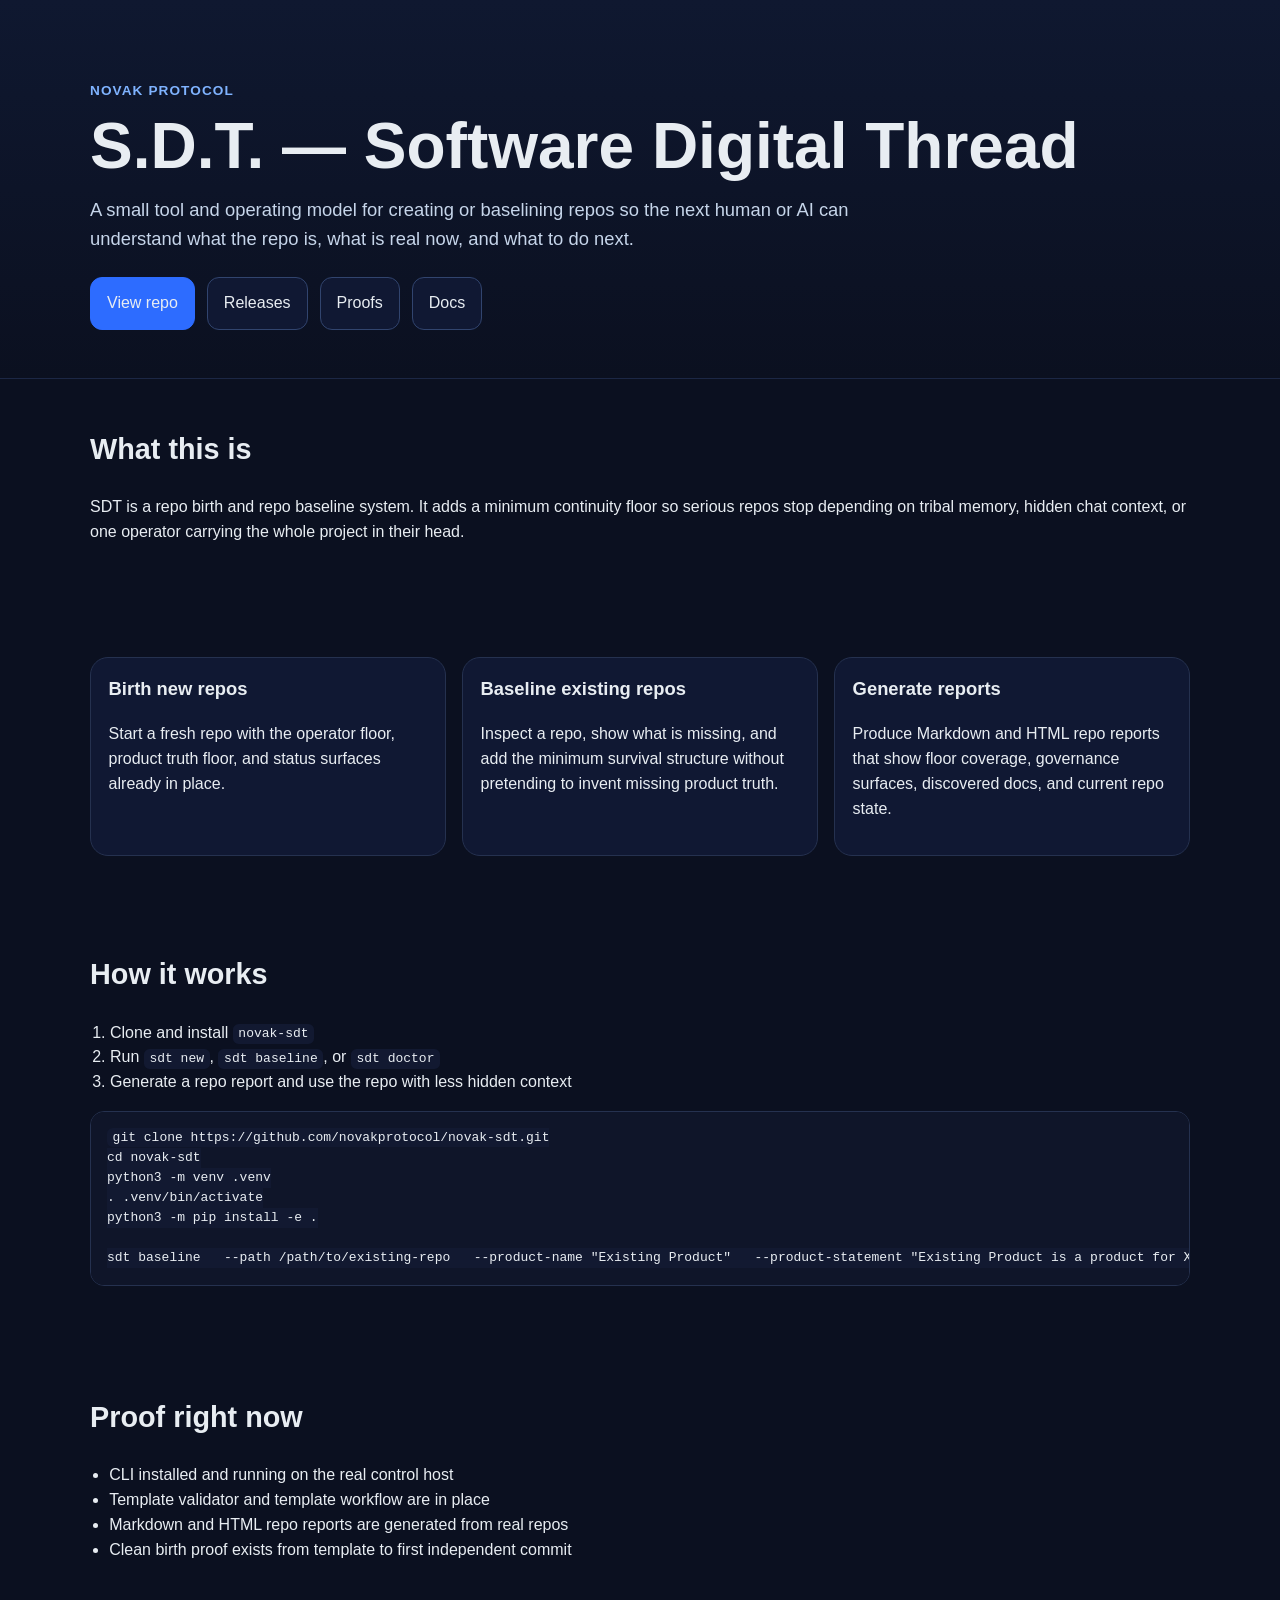
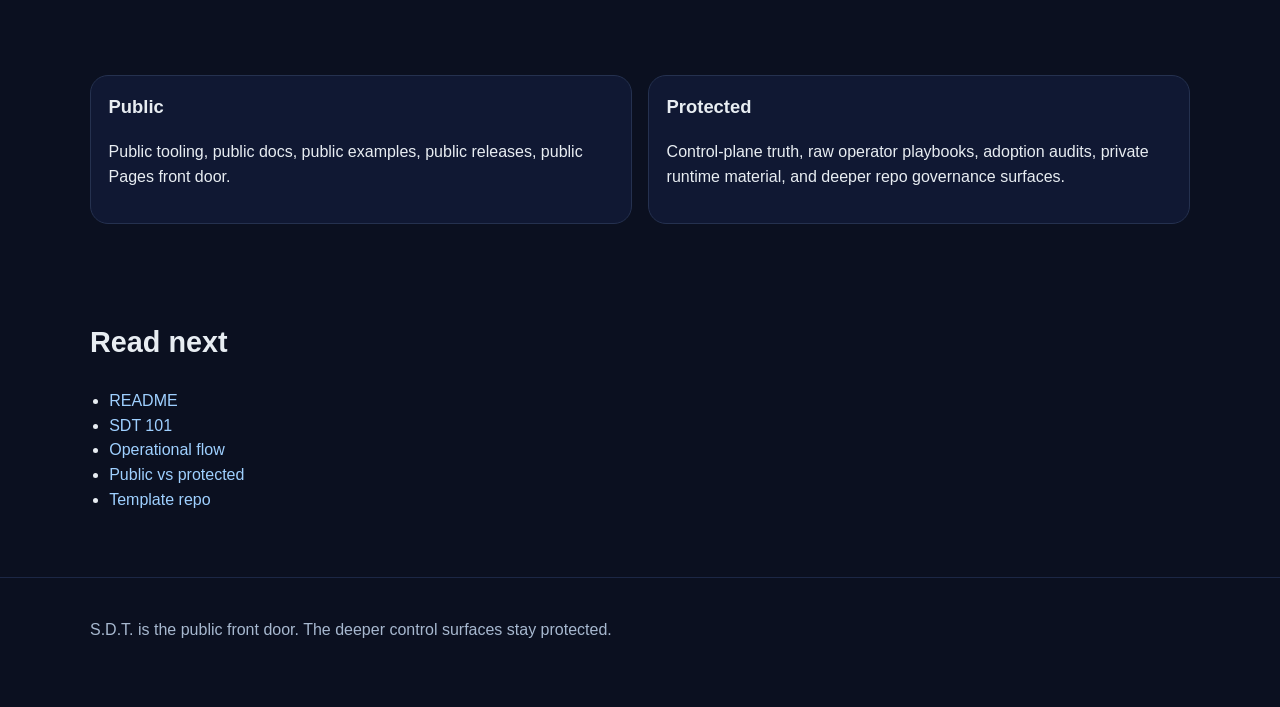
<file: site/index.html>
<!doctype html>
<html lang="en">
<head>
  <meta charset="utf-8">
  <meta name="viewport" content="width=device-width, initial-scale=1">
  <title>S.D.T. — Software Digital Thread</title>
  <meta name="description" content="Create or baseline repos so humans and AI can understand what is real, what is next, and how the repo is governed.">
  <link rel="stylesheet" href="styles.css">
</head>
<body>
  <header class="hero">
    <div class="wrap">
      <p class="eyebrow">NOVAK Protocol</p>
      <h1>S.D.T. — Software Digital Thread</h1>
      <p class="lede">
        A small tool and operating model for creating or baselining repos so the next human or AI can understand what the repo is, what is real now, and what to do next.
      </p>
      <div class="actions">
        <a class="button primary" href="https://github.com/novakprotocol/novak-sdt">View repo</a>
        <a class="button" href="https://github.com/novakprotocol/novak-sdt/releases">Releases</a>
        <a class="button" href="./proofs.html">Proofs</a>
        <a class="button" href="./docs.html">Docs</a>
      </div>
    </div>
  </header>

  <main>
    <section class="wrap section">
      <h2>What this is</h2>
      <p>
        SDT is a repo birth and repo baseline system. It adds a minimum continuity floor so serious repos stop depending on tribal memory, hidden chat context, or one operator carrying the whole project in their head.
      </p>
    </section>

    <section class="wrap section grid3">
      <article class="card">
        <h3>Birth new repos</h3>
        <p>Start a fresh repo with the operator floor, product truth floor, and status surfaces already in place.</p>
      </article>
      <article class="card">
        <h3>Baseline existing repos</h3>
        <p>Inspect a repo, show what is missing, and add the minimum survival structure without pretending to invent missing product truth.</p>
      </article>
      <article class="card">
        <h3>Generate reports</h3>
        <p>Produce Markdown and HTML repo reports that show floor coverage, governance surfaces, discovered docs, and current repo state.</p>
      </article>
    </section>

    <section class="wrap section">
      <h2>How it works</h2>
      <ol class="flow">
        <li>Clone and install <code>novak-sdt</code></li>
        <li>Run <code>sdt new</code>, <code>sdt baseline</code>, or <code>sdt doctor</code></li>
        <li>Generate a repo report and use the repo with less hidden context</li>
      </ol>
      <pre><code>git clone https://github.com/novakprotocol/novak-sdt.git
cd novak-sdt
python3 -m venv .venv
. .venv/bin/activate
python3 -m pip install -e .

sdt baseline   --path /path/to/existing-repo   --product-name "Existing Product"   --product-statement "Existing Product is a product for X."</code></pre>
    </section>

    <section class="wrap section">
      <h2>Proof right now</h2>
      <ul class="proof">
        <li>CLI installed and running on the real control host</li>
        <li>Template validator and template workflow are in place</li>
        <li>Markdown and HTML repo reports are generated from real repos</li>
        <li>Clean birth proof exists from template to first independent commit</li>
      </ul>
    </section>

    <section class="wrap section grid2">
      <article class="card">
        <h3>Public</h3>
        <p>Public tooling, public docs, public examples, public releases, public Pages front door.</p>
      </article>
      <article class="card">
        <h3>Protected</h3>
        <p>Control-plane truth, raw operator playbooks, adoption audits, private runtime material, and deeper repo governance surfaces.</p>
      </article>
    </section>

    <section class="wrap section">
      <h2>Read next</h2>
      <ul class="links">
        <li><a href="https://github.com/novakprotocol/novak-sdt/blob/main/README.md">README</a></li>
        <li><a href="https://github.com/novakprotocol/novak-sdt/blob/main/docs/SDT_101.md">SDT 101</a></li>
        <li><a href="https://github.com/novakprotocol/novak-sdt/blob/main/docs/DIAGRAM_01_OPERATIONAL_FLOW.md">Operational flow</a></li>
        <li><a href="https://github.com/novakprotocol/novak-sdt/blob/main/docs/PUBLIC_VS_PRIVATE.md">Public vs protected</a></li>
        <li><a href="https://github.com/novakprotocol/novak-repo-template">Template repo</a></li>
      </ul>
    </section>
  </main>

  <footer class="footer">
    <div class="wrap">
      <p>S.D.T. is the public front door. The deeper control surfaces stay protected.</p>
    </div>
  </footer>
</body>
</html>
</file>
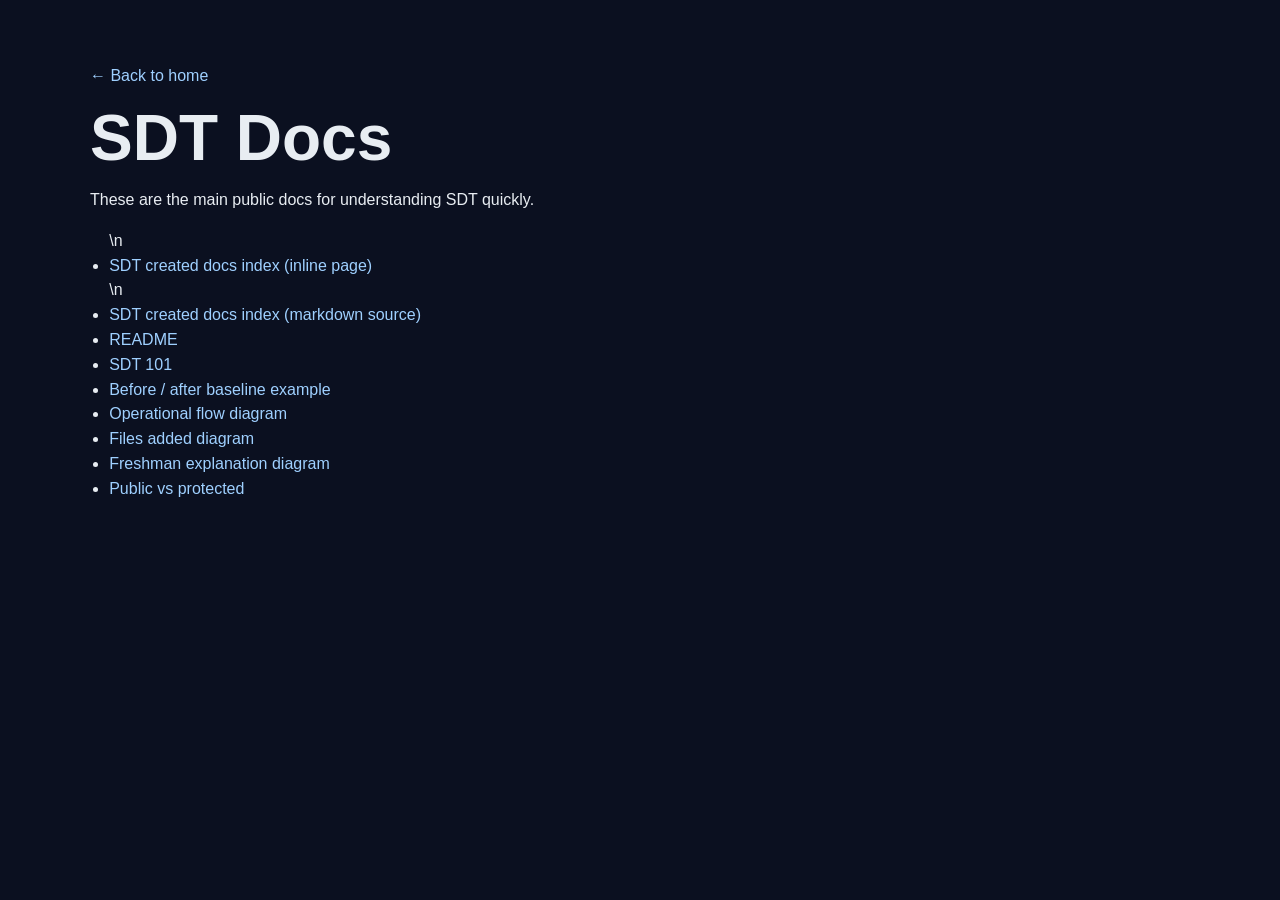
<file: site/docs.html>
<!doctype html>
<html lang="en">
<head>
  <meta charset="utf-8">
  <meta name="viewport" content="width=device-width, initial-scale=1">
  <title>SDT Docs</title>
  <link rel="stylesheet" href="styles.css">
</head>
<body>
  <main class="wrap section">
    <p><a href="./index.html">← Back to home</a></p>
    <h1>SDT Docs</h1>
    <p>These are the main public docs for understanding SDT quickly.</p>

    <ul class="links">\n      <li><a href="./sdt-created-docs.html">SDT created docs index (inline page)</a></li>\n      <li><a href="https://github.com/novakprotocol/novak-sdt/blob/main/docs/SDT_CREATED_DOCS_INDEX.md">SDT created docs index (markdown source)</a></li>
      <li><a href="https://github.com/novakprotocol/novak-sdt/blob/main/README.md">README</a></li>
      <li><a href="https://github.com/novakprotocol/novak-sdt/blob/main/docs/SDT_101.md">SDT 101</a></li>
      <li><a href="https://github.com/novakprotocol/novak-sdt/blob/main/docs/EXAMPLE_BASELINE_BEFORE_AFTER.md">Before / after baseline example</a></li>
      <li><a href="https://github.com/novakprotocol/novak-sdt/blob/main/docs/DIAGRAM_01_OPERATIONAL_FLOW.md">Operational flow diagram</a></li>
      <li><a href="https://github.com/novakprotocol/novak-sdt/blob/main/docs/DIAGRAM_02_FILES_ADDED.md">Files added diagram</a></li>
      <li><a href="https://github.com/novakprotocol/novak-sdt/blob/main/docs/DIAGRAM_03_FRESHMAN_EXPLANATION.md">Freshman explanation diagram</a></li>
      <li><a href="https://github.com/novakprotocol/novak-sdt/blob/main/docs/PUBLIC_VS_PRIVATE.md">Public vs protected</a></li>
    </ul>
  </main>
</body>
</html>
</file>
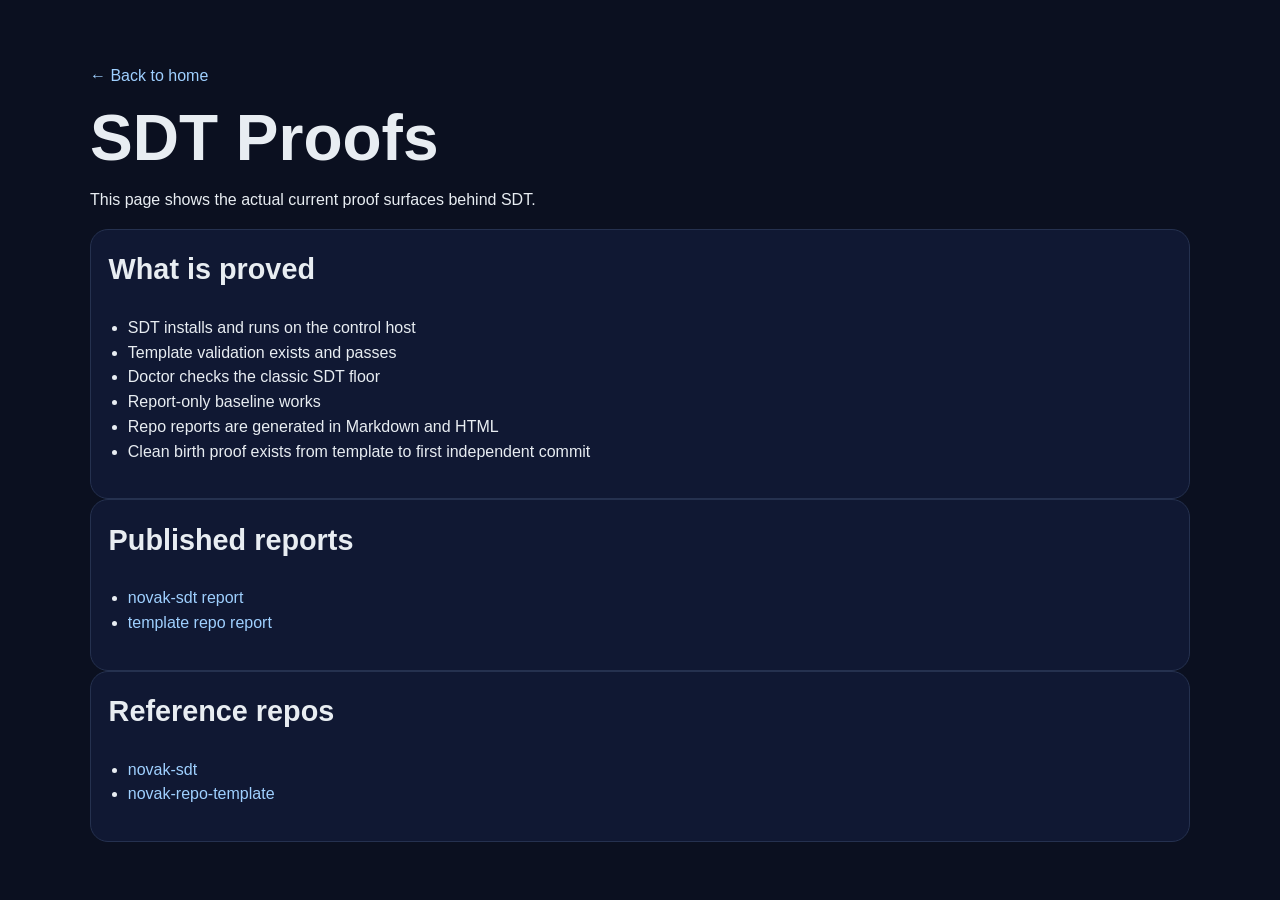
<file: site/proofs.html>
<!doctype html>
<html lang="en">
<head>
  <meta charset="utf-8">
  <meta name="viewport" content="width=device-width, initial-scale=1">
  <title>SDT Proofs</title>
  <link rel="stylesheet" href="styles.css">
</head>
<body>
  <main class="wrap section">
    <p><a href="./index.html">← Back to home</a></p>
    <h1>SDT Proofs</h1>
    <p>This page shows the actual current proof surfaces behind SDT.</p>

    <section class="card">
      <h2>What is proved</h2>
      <ul class="proof">
        <li>SDT installs and runs on the control host</li>
        <li>Template validation exists and passes</li>
        <li>Doctor checks the classic SDT floor</li>
        <li>Report-only baseline works</li>
        <li>Repo reports are generated in Markdown and HTML</li>
        <li>Clean birth proof exists from template to first independent commit</li>
      </ul>
    </section>

    <section class="card">
      <h2>Published reports</h2>
      <ul class="links">
        <li><a href="./reports/novak-sdt-report.html">novak-sdt report</a></li>
        <li><a href="./reports/template-report.html">template repo report</a></li>
      </ul>
    </section>

    <section class="card">
      <h2>Reference repos</h2>
      <ul class="links">
        <li><a href="https://github.com/novakprotocol/novak-sdt">novak-sdt</a></li>
        <li><a href="https://github.com/novakprotocol/novak-repo-template">novak-repo-template</a></li>
      </ul>
    </section>
  </main>
</body>
</html>
</file>
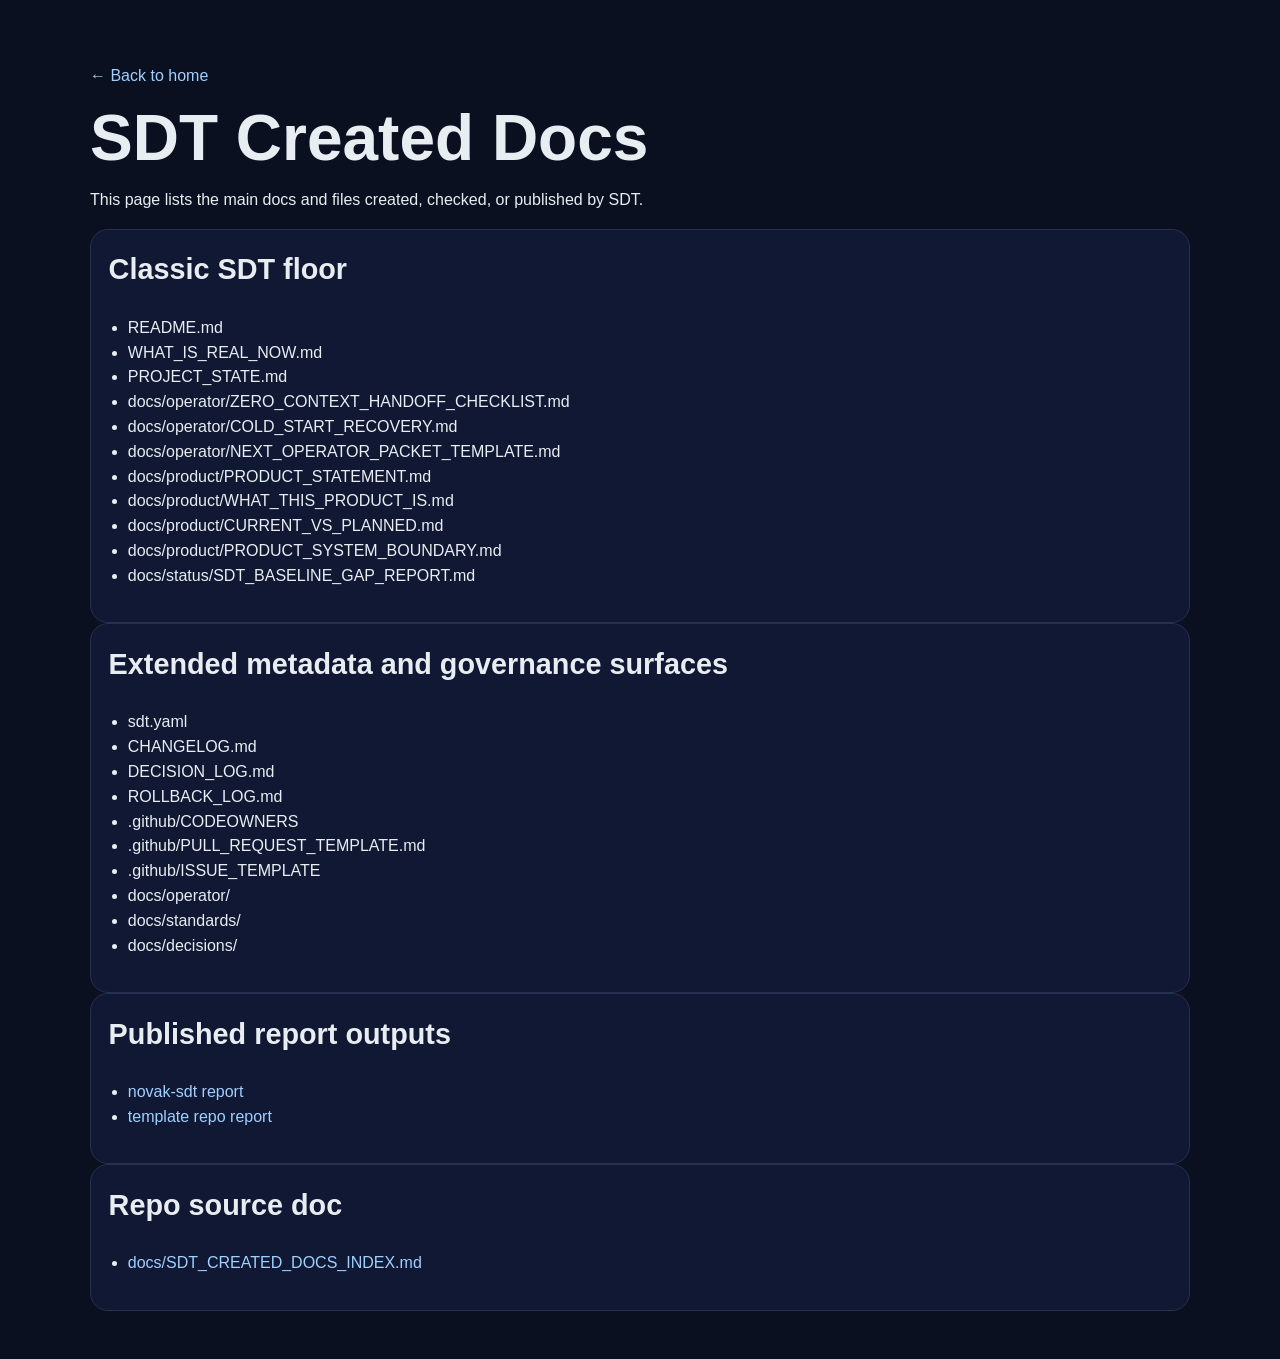
<file: site/sdt-created-docs.html>
<!doctype html>
<html lang="en">
<head>
  <meta charset="utf-8">
  <meta name="viewport" content="width=device-width, initial-scale=1">
  <title>SDT Created Docs</title>
  <link rel="stylesheet" href="styles.css">
</head>
<body>
  <main class="wrap section">
    <p><a href="./index.html">← Back to home</a></p>
    <h1>SDT Created Docs</h1>
    <p>This page lists the main docs and files created, checked, or published by SDT.</p>

    <section class="card">
      <h2>Classic SDT floor</h2>
      <ul class="links">
        <li>README.md</li>
        <li>WHAT_IS_REAL_NOW.md</li>
        <li>PROJECT_STATE.md</li>
        <li>docs/operator/ZERO_CONTEXT_HANDOFF_CHECKLIST.md</li>
        <li>docs/operator/COLD_START_RECOVERY.md</li>
        <li>docs/operator/NEXT_OPERATOR_PACKET_TEMPLATE.md</li>
        <li>docs/product/PRODUCT_STATEMENT.md</li>
        <li>docs/product/WHAT_THIS_PRODUCT_IS.md</li>
        <li>docs/product/CURRENT_VS_PLANNED.md</li>
        <li>docs/product/PRODUCT_SYSTEM_BOUNDARY.md</li>
        <li>docs/status/SDT_BASELINE_GAP_REPORT.md</li>
      </ul>
    </section>

    <section class="card">
      <h2>Extended metadata and governance surfaces</h2>
      <ul class="links">
        <li>sdt.yaml</li>
        <li>CHANGELOG.md</li>
        <li>DECISION_LOG.md</li>
        <li>ROLLBACK_LOG.md</li>
        <li>.github/CODEOWNERS</li>
        <li>.github/PULL_REQUEST_TEMPLATE.md</li>
        <li>.github/ISSUE_TEMPLATE</li>
        <li>docs/operator/</li>
        <li>docs/standards/</li>
        <li>docs/decisions/</li>
      </ul>
    </section>

    <section class="card">
      <h2>Published report outputs</h2>
      <ul class="links">
        <li><a href="./reports/novak-sdt-report.html">novak-sdt report</a></li>
        <li><a href="./reports/template-report.html">template repo report</a></li>
      </ul>
    </section>

    <section class="card">
      <h2>Repo source doc</h2>
      <ul class="links">
        <li><a href="https://github.com/novakprotocol/novak-sdt/blob/main/docs/SDT_CREATED_DOCS_INDEX.md">docs/SDT_CREATED_DOCS_INDEX.md</a></li>
      </ul>
    </section>
  </main>
</body>
</html>
</file>
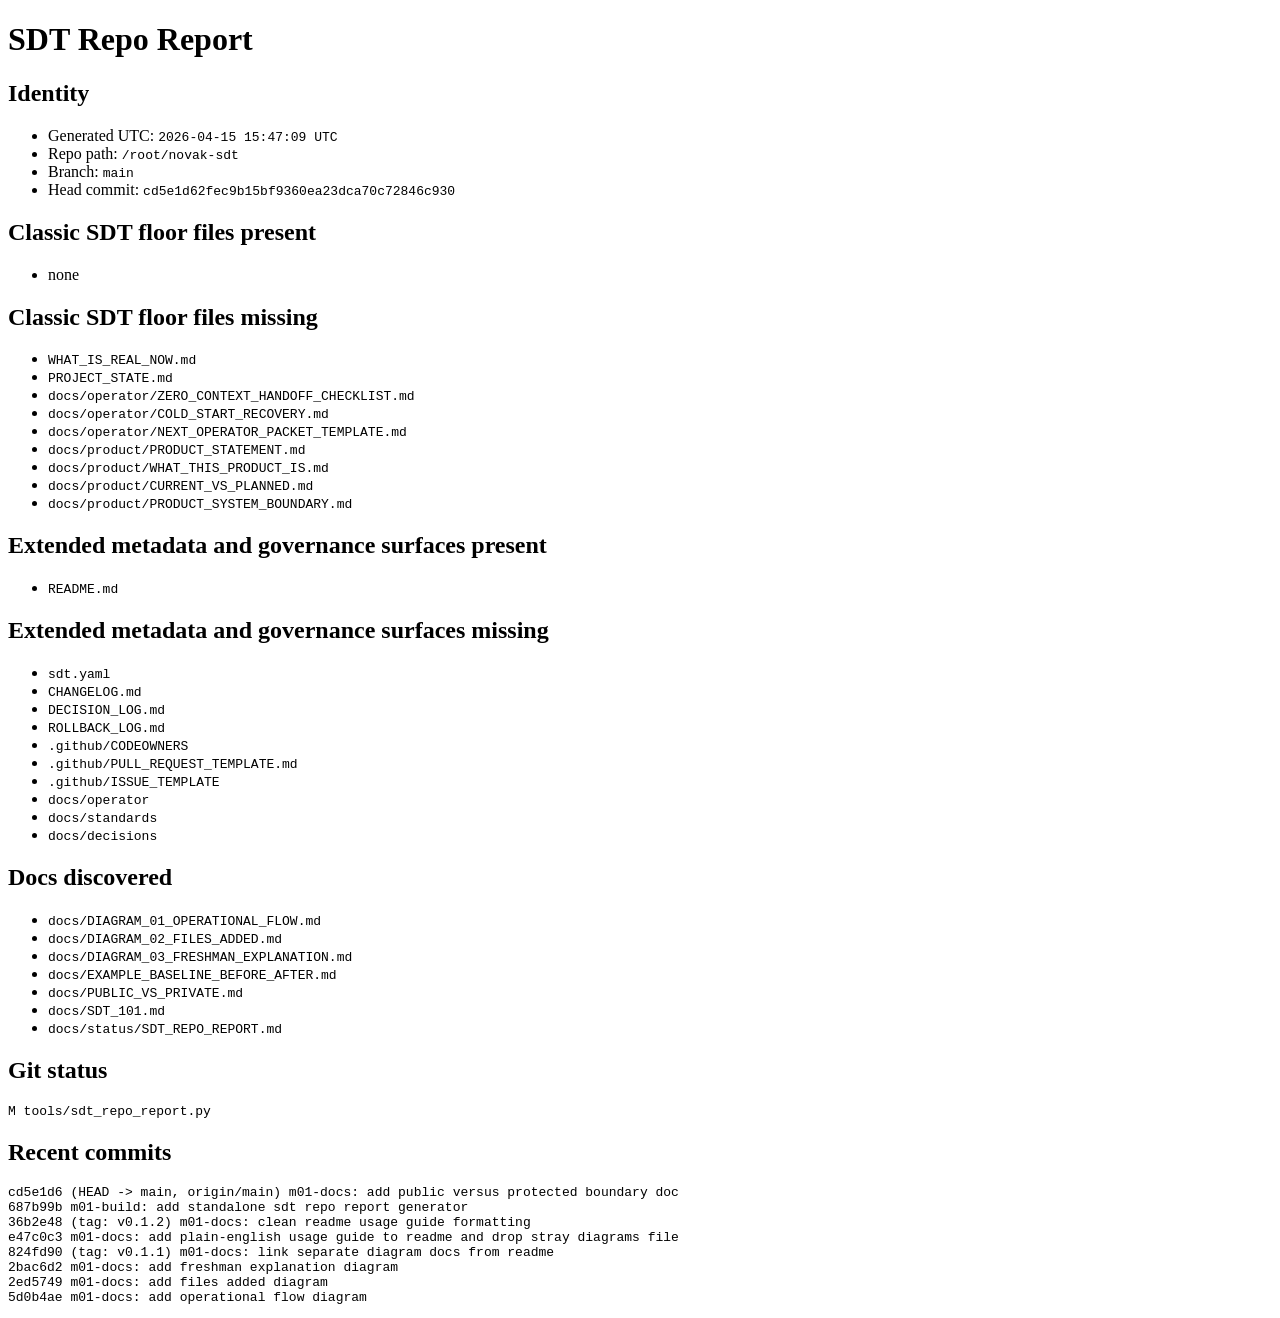
<file: docs/reports/novak-sdt-report.html>
<!doctype html>
<html lang="en">
<head><meta charset="utf-8"><title>SDT Repo Report</title></head>
<body>
<h1>SDT Repo Report</h1>
<h2>Identity</h2>
<ul>
<li>Generated UTC: <code>2026-04-15 15:47:09 UTC</code></li>
<li>Repo path: <code>/root/novak-sdt</code></li>
<li>Branch: <code>main</code></li>
<li>Head commit: <code>cd5e1d62fec9b15bf9360ea23dca70c72846c930</code></li>
</ul>
<h2>Classic SDT floor files present</h2>
<ul><li>none</li></ul>
<h2>Classic SDT floor files missing</h2>
<ul><li><code>WHAT_IS_REAL_NOW.md</code></li><li><code>PROJECT_STATE.md</code></li><li><code>docs/operator/ZERO_CONTEXT_HANDOFF_CHECKLIST.md</code></li><li><code>docs/operator/COLD_START_RECOVERY.md</code></li><li><code>docs/operator/NEXT_OPERATOR_PACKET_TEMPLATE.md</code></li><li><code>docs/product/PRODUCT_STATEMENT.md</code></li><li><code>docs/product/WHAT_THIS_PRODUCT_IS.md</code></li><li><code>docs/product/CURRENT_VS_PLANNED.md</code></li><li><code>docs/product/PRODUCT_SYSTEM_BOUNDARY.md</code></li></ul>
<h2>Extended metadata and governance surfaces present</h2>
<ul><li><code>README.md</code></li></ul>
<h2>Extended metadata and governance surfaces missing</h2>
<ul><li><code>sdt.yaml</code></li><li><code>CHANGELOG.md</code></li><li><code>DECISION_LOG.md</code></li><li><code>ROLLBACK_LOG.md</code></li><li><code>.github/CODEOWNERS</code></li><li><code>.github/PULL_REQUEST_TEMPLATE.md</code></li><li><code>.github/ISSUE_TEMPLATE</code></li><li><code>docs/operator</code></li><li><code>docs/standards</code></li><li><code>docs/decisions</code></li></ul>
<h2>Docs discovered</h2>
<ul><li><code>docs/DIAGRAM_01_OPERATIONAL_FLOW.md</code></li><li><code>docs/DIAGRAM_02_FILES_ADDED.md</code></li><li><code>docs/DIAGRAM_03_FRESHMAN_EXPLANATION.md</code></li><li><code>docs/EXAMPLE_BASELINE_BEFORE_AFTER.md</code></li><li><code>docs/PUBLIC_VS_PRIVATE.md</code></li><li><code>docs/SDT_101.md</code></li><li><code>docs/status/SDT_REPO_REPORT.md</code></li></ul>
<h2>Git status</h2>
<pre>M tools/sdt_repo_report.py</pre>
<h2>Recent commits</h2>
<pre>cd5e1d6 (HEAD -&gt; main, origin/main) m01-docs: add public versus protected boundary doc
687b99b m01-build: add standalone sdt repo report generator
36b2e48 (tag: v0.1.2) m01-docs: clean readme usage guide formatting
e47c0c3 m01-docs: add plain-english usage guide to readme and drop stray diagrams file
824fd90 (tag: v0.1.1) m01-docs: link separate diagram docs from readme
2bac6d2 m01-docs: add freshman explanation diagram
2ed5749 m01-docs: add files added diagram
5d0b4ae m01-docs: add operational flow diagram</pre>
</body>
</html>
</file>
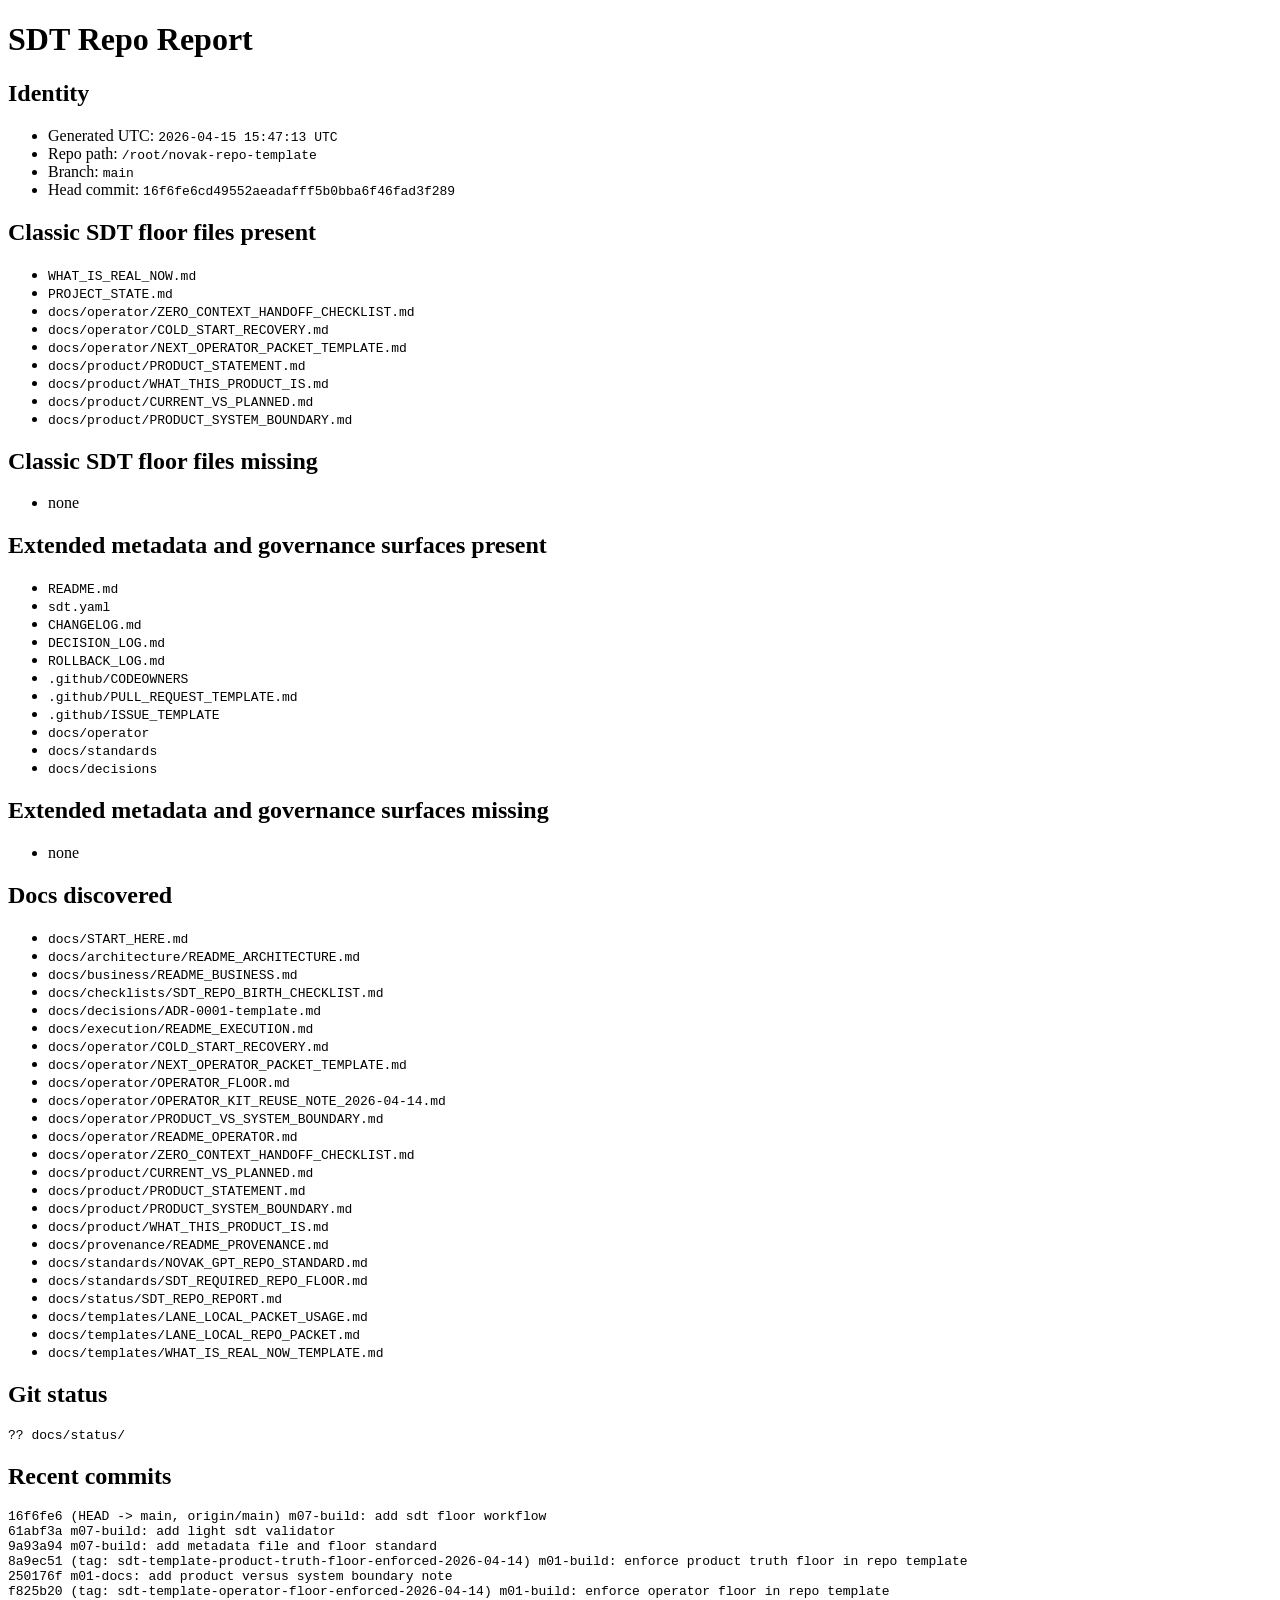
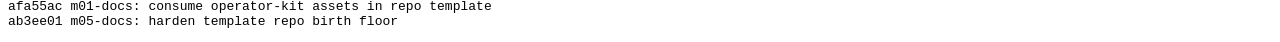
<file: docs/reports/template-report.html>
<!doctype html>
<html lang="en">
<head><meta charset="utf-8"><title>SDT Repo Report</title></head>
<body>
<h1>SDT Repo Report</h1>
<h2>Identity</h2>
<ul>
<li>Generated UTC: <code>2026-04-15 15:47:13 UTC</code></li>
<li>Repo path: <code>/root/novak-repo-template</code></li>
<li>Branch: <code>main</code></li>
<li>Head commit: <code>16f6fe6cd49552aeadafff5b0bba6f46fad3f289</code></li>
</ul>
<h2>Classic SDT floor files present</h2>
<ul><li><code>WHAT_IS_REAL_NOW.md</code></li><li><code>PROJECT_STATE.md</code></li><li><code>docs/operator/ZERO_CONTEXT_HANDOFF_CHECKLIST.md</code></li><li><code>docs/operator/COLD_START_RECOVERY.md</code></li><li><code>docs/operator/NEXT_OPERATOR_PACKET_TEMPLATE.md</code></li><li><code>docs/product/PRODUCT_STATEMENT.md</code></li><li><code>docs/product/WHAT_THIS_PRODUCT_IS.md</code></li><li><code>docs/product/CURRENT_VS_PLANNED.md</code></li><li><code>docs/product/PRODUCT_SYSTEM_BOUNDARY.md</code></li></ul>
<h2>Classic SDT floor files missing</h2>
<ul><li>none</li></ul>
<h2>Extended metadata and governance surfaces present</h2>
<ul><li><code>README.md</code></li><li><code>sdt.yaml</code></li><li><code>CHANGELOG.md</code></li><li><code>DECISION_LOG.md</code></li><li><code>ROLLBACK_LOG.md</code></li><li><code>.github/CODEOWNERS</code></li><li><code>.github/PULL_REQUEST_TEMPLATE.md</code></li><li><code>.github/ISSUE_TEMPLATE</code></li><li><code>docs/operator</code></li><li><code>docs/standards</code></li><li><code>docs/decisions</code></li></ul>
<h2>Extended metadata and governance surfaces missing</h2>
<ul><li>none</li></ul>
<h2>Docs discovered</h2>
<ul><li><code>docs/START_HERE.md</code></li><li><code>docs/architecture/README_ARCHITECTURE.md</code></li><li><code>docs/business/README_BUSINESS.md</code></li><li><code>docs/checklists/SDT_REPO_BIRTH_CHECKLIST.md</code></li><li><code>docs/decisions/ADR-0001-template.md</code></li><li><code>docs/execution/README_EXECUTION.md</code></li><li><code>docs/operator/COLD_START_RECOVERY.md</code></li><li><code>docs/operator/NEXT_OPERATOR_PACKET_TEMPLATE.md</code></li><li><code>docs/operator/OPERATOR_FLOOR.md</code></li><li><code>docs/operator/OPERATOR_KIT_REUSE_NOTE_2026-04-14.md</code></li><li><code>docs/operator/PRODUCT_VS_SYSTEM_BOUNDARY.md</code></li><li><code>docs/operator/README_OPERATOR.md</code></li><li><code>docs/operator/ZERO_CONTEXT_HANDOFF_CHECKLIST.md</code></li><li><code>docs/product/CURRENT_VS_PLANNED.md</code></li><li><code>docs/product/PRODUCT_STATEMENT.md</code></li><li><code>docs/product/PRODUCT_SYSTEM_BOUNDARY.md</code></li><li><code>docs/product/WHAT_THIS_PRODUCT_IS.md</code></li><li><code>docs/provenance/README_PROVENANCE.md</code></li><li><code>docs/standards/NOVAK_GPT_REPO_STANDARD.md</code></li><li><code>docs/standards/SDT_REQUIRED_REPO_FLOOR.md</code></li><li><code>docs/status/SDT_REPO_REPORT.md</code></li><li><code>docs/templates/LANE_LOCAL_PACKET_USAGE.md</code></li><li><code>docs/templates/LANE_LOCAL_REPO_PACKET.md</code></li><li><code>docs/templates/WHAT_IS_REAL_NOW_TEMPLATE.md</code></li></ul>
<h2>Git status</h2>
<pre>?? docs/status/</pre>
<h2>Recent commits</h2>
<pre>16f6fe6 (HEAD -&gt; main, origin/main) m07-build: add sdt floor workflow
61abf3a m07-build: add light sdt validator
9a93a94 m07-build: add metadata file and floor standard
8a9ec51 (tag: sdt-template-product-truth-floor-enforced-2026-04-14) m01-build: enforce product truth floor in repo template
250176f m01-docs: add product versus system boundary note
f825b20 (tag: sdt-template-operator-floor-enforced-2026-04-14) m01-build: enforce operator floor in repo template
afa55ac m01-docs: consume operator-kit assets in repo template
ab3ee01 m05-docs: harden template repo birth floor</pre>
</body>
</html>
</file>
<file: site/styles.css>
* { box-sizing: border-box; }
html { scroll-behavior: smooth; }
body {
  margin: 0;
  font-family: Arial, Helvetica, sans-serif;
  line-height: 1.55;
  color: #e8edf2;
  background: #0b1020;
}
a { color: #9fd0ff; text-decoration: none; }
a:hover { text-decoration: underline; }
code {
  background: #121931;
  padding: 0.15rem 0.35rem;
  border-radius: 0.35rem;
}
pre {
  background: #0f1529;
  border: 1px solid #25314f;
  border-radius: 14px;
  padding: 1rem;
  overflow-x: auto;
}
.wrap {
  width: min(1100px, calc(100% - 2rem));
  margin: 0 auto;
}
.hero {
  padding: 5rem 0 3rem;
  background: linear-gradient(180deg, #0f1830 0%, #0b1020 100%);
  border-bottom: 1px solid #1c2745;
}
.eyebrow {
  margin: 0 0 0.75rem;
  color: #7fb3ff;
  font-weight: 700;
  letter-spacing: 0.08em;
  text-transform: uppercase;
  font-size: 0.85rem;
}
h1 {
  margin: 0;
  font-size: clamp(2.2rem, 5vw, 4rem);
  line-height: 1.05;
}
h2 {
  margin-top: 0;
  font-size: 1.8rem;
}
h3 {
  margin-top: 0;
  font-size: 1.15rem;
}
.lede {
  max-width: 760px;
  font-size: 1.15rem;
  color: #c6d5ea;
  margin: 1rem 0 0;
}
.actions {
  display: flex;
  gap: 0.75rem;
  margin-top: 1.5rem;
  flex-wrap: wrap;
}
.button {
  display: inline-block;
  padding: 0.8rem 1rem;
  border-radius: 12px;
  border: 1px solid #31446e;
  color: #e8edf2;
  background: #101833;
}
.button.primary {
  background: #2d6cff;
  border-color: #2d6cff;
}
.section {
  padding: 3rem 0;
}
.grid2, .grid3 {
  display: grid;
  gap: 1rem;
}
.grid2 {
  grid-template-columns: repeat(auto-fit, minmax(260px, 1fr));
}
.grid3 {
  grid-template-columns: repeat(auto-fit, minmax(220px, 1fr));
}
.card {
  background: #101833;
  border: 1px solid #25314f;
  border-radius: 18px;
  padding: 1.1rem;
}
.flow {
  padding-left: 1.25rem;
}
.proof, .links {
  padding-left: 1.2rem;
}
.footer {
  border-top: 1px solid #1c2745;
  padding: 1.5rem 0 3rem;
  color: #a7b8cf;
}
@media (max-width: 640px) {
  .hero {
    padding-top: 4rem;
  }
}
</file>
